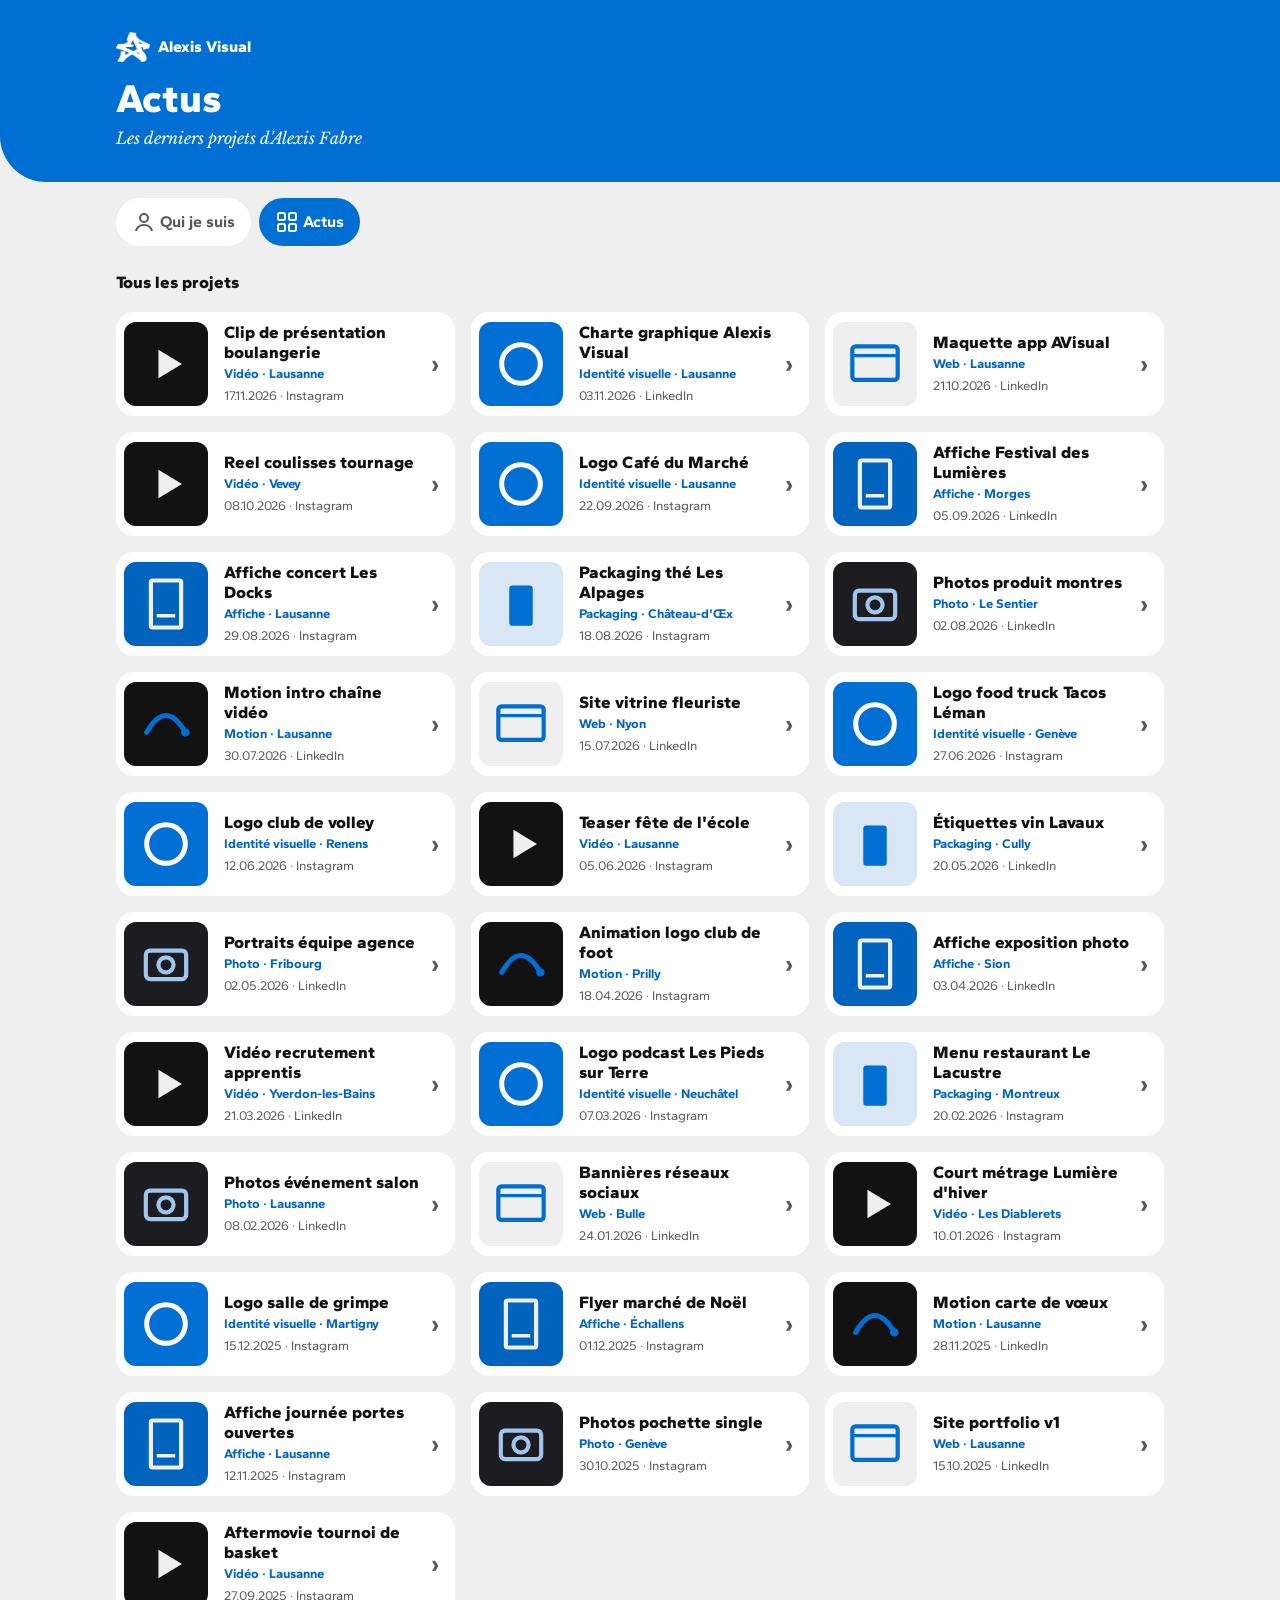
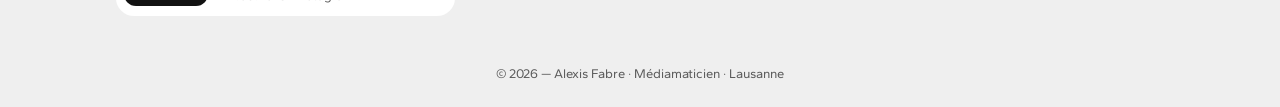
<file: index.html>
<!DOCTYPE html>
<html lang="fr">
<head>
  <meta charset="utf-8">
  <meta name="viewport" content="width=device-width, initial-scale=1">
  <title>AVisual — Les derniers projets d'Alexis Fabre</title>
  <meta name="description" content="Portfolio d'Alexis Fabre, médiamaticien à Lausanne : identités visuelles, vidéos, affiches et sites.">
  <meta name="theme-color" content="#006fd3">
  <link rel="icon" type="image/png" href="images/logo-bleu.png">
  <link rel="preconnect" href="https://fonts.googleapis.com">
  <link rel="preconnect" href="https://fonts.gstatic.com" crossorigin>
  <link rel="stylesheet" href="https://fonts.googleapis.com/css2?family=Gantari:wght@400;700;800&family=Libre+Baskerville:ital@0;1&display=swap">
  <link rel="stylesheet" href="style.css">
</head>
<body>
  <a class="lien-evitement" href="#liste-cartes">Aller aux projets</a>

  <header class="entete">
    <p class="marque">
      <img src="images/logo-blanc.png" alt="" width="34" height="30">
      <span>Alexis Visual</span>
    </p>
    <h1>Actus</h1>
    <p class="entete-sous-titre">Les derniers projets d'Alexis Fabre</p>
    <nav aria-label="Recherche et filtres">
      <!-- La barre de recherche et les filtres viendront en semaine 12 (e3-4) -->
    </nav>
  </header>

  <nav class="onglets" aria-label="Navigation principale">
    <a class="onglet" href="profil.html">
      <svg aria-hidden="true" viewBox="0 0 24 24" width="24" height="24" fill="none" stroke="currentColor" stroke-width="2"><circle cx="12" cy="8" r="4"/><path d="M4 21c1-4 4-6 8-6s7 2 8 6"/></svg>
      Qui je suis
    </a>
    <a class="onglet actif" href="index.html" aria-current="page">
      <svg aria-hidden="true" viewBox="0 0 24 24" width="24" height="24" fill="none" stroke="currentColor" stroke-width="2"><rect x="3" y="3" width="7" height="7" rx="1.5"/><rect x="14" y="3" width="7" height="7" rx="1.5"/><rect x="3" y="14" width="7" height="7" rx="1.5"/><rect x="14" y="14" width="7" height="7" rx="1.5"/></svg>
      Actus
    </a>
  </nav>

  <main class="contenu">
    <h2 class="titre-section" id="titre-liste">Tous les projets</h2>
    <section id="liste-cartes" class="cartes-grille" aria-labelledby="titre-liste" aria-live="polite">
      <!-- Les cartes de data.json sont injectées ici par js/app.js -->
      <noscript><p class="etat etat-erreur">JavaScript est désactivé : les projets ne peuvent pas s'afficher.</p></noscript>
    </section>
  </main>

  <footer class="pied">
    <p>© 2026 — Alexis Fabre · Médiamaticien · Lausanne</p>
  </footer>

  <script src="js/app.js"></script>
</body>
</html>
</file>
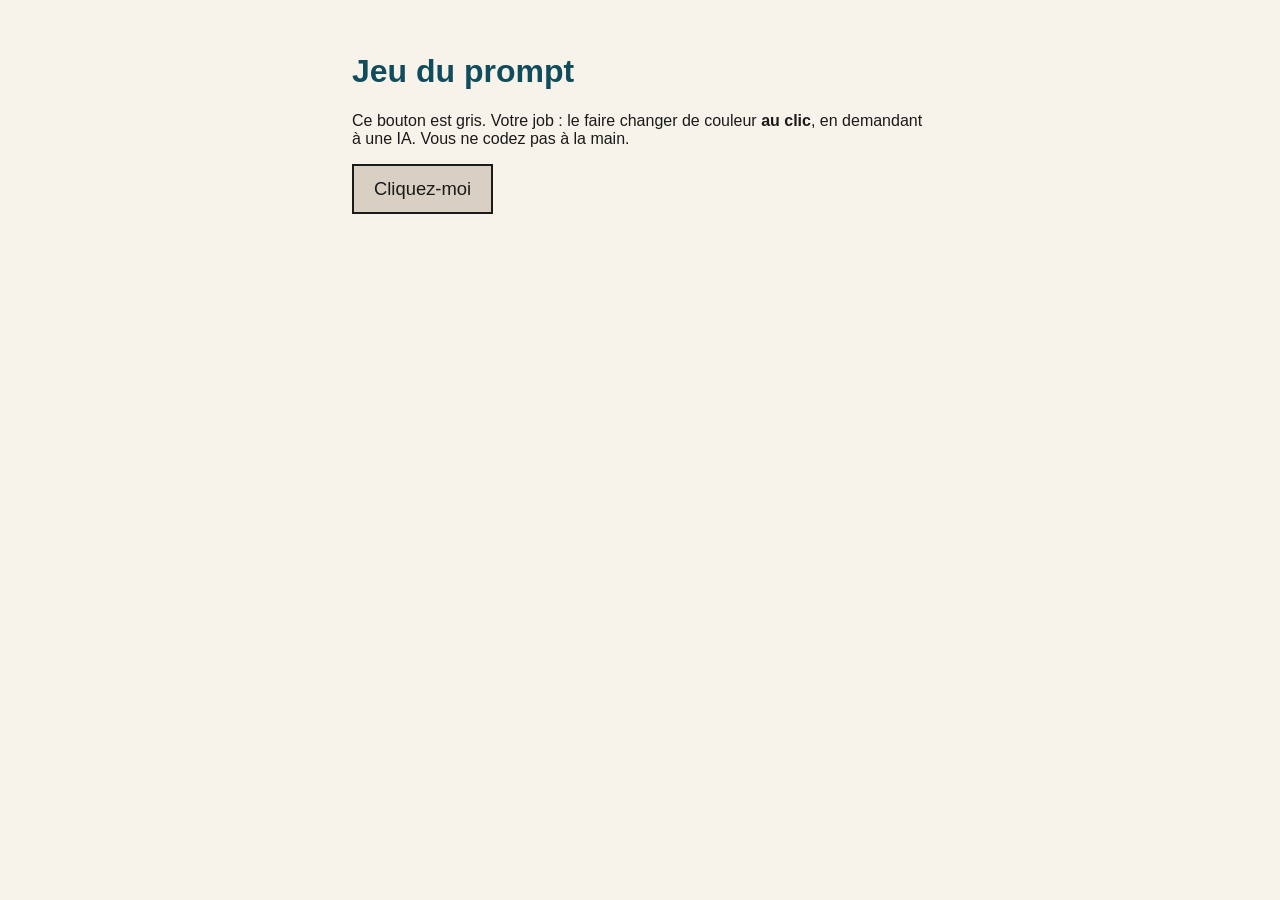
<file: exercices/e1-5-jeu-du-prompt/index.html>
<!DOCTYPE html>
<html lang="fr">
<head>
  <meta charset="utf-8">
  <meta name="viewport" content="width=device-width, initial-scale=1">
  <title>Jeu du prompt — e1-5</title>
  <style>
    /* Mise en page simple : on n’y touche pas pendant l’exercice. */
    body {
      margin: 0;
      font-family: Arial, Helvetica, sans-serif;
      background: #f7f3eb;
      color: #1a1a1a;
      padding: 2rem 1.25rem;
    }
    main { max-width: 36rem; margin: 0 auto; }
    h1 { color: #0f4c5c; }

    /* Le bouton à transformer. Son id est "magic" : citez-le dans le prompt. */
    #magic {
      font-size: 1.15rem;
      padding: 0.75rem 1.25rem;
      border: 2px solid #1a1a1a;
      background: #d9d0c3;
      color: #1a1a1a;
      cursor: pointer;
    }
  </style>
</head>
<body>
  <main>
    <h1>Jeu du prompt</h1>
    <p>Ce bouton est gris. Votre job : le faire changer de couleur <strong>au clic</strong>, en demandant à une IA. Vous ne codez pas à la main.</p>
    <button type="button" id="magic">Cliquez-moi</button>
  </main>
  <script>
    // Ajouté par l'IA (prompt ci-dessous, voir prompt.md).
    // Quand on clique sur le bouton d'id "magic", son fond passe à l'orange #e36414.
    const bouton = document.getElementById("magic");
    bouton.addEventListener("click", function () {
      bouton.style.backgroundColor = "#e36414";
    });
  </script>
</body>
</html>
</file>
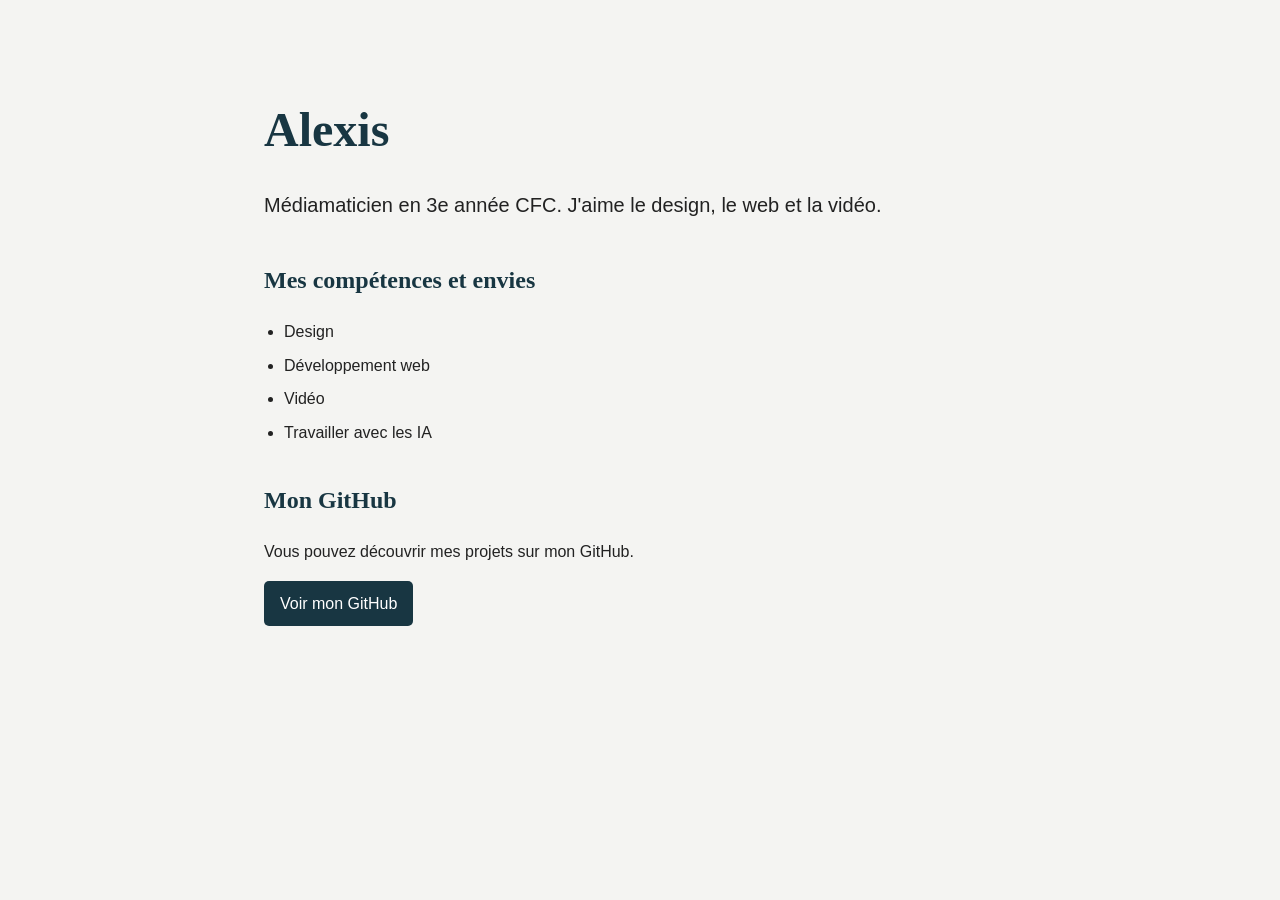
<file: profil.html>
<!DOCTYPE html>
<html lang="fr">
<head>
    <meta charset="UTF-8">
    <meta name="viewport" content="width=device-width, initial-scale=1.0">
    <title>Présentation d'Alexis</title>

    <style>
        /* Mise en page générale */
        * {
            box-sizing: border-box;
        }

        body {
            margin: 0;
            font-family: Arial, sans-serif;
            background-color: #f4f4f2;
            color: #222222;
            line-height: 1.6;
        }

        main {
            max-width: 800px;
            margin: 0 auto;
            padding: 60px 24px;
        }

        /* Présentation */
        header {
            margin-bottom: 40px;
        }

        h1 {
            margin-bottom: 10px;
            font-family: Georgia, serif;
            font-size: 3rem;
            color: #183642;
        }

        .intro {
            font-size: 1.25rem;
        }

        section {
            margin-bottom: 35px;
        }

        h2 {
            font-family: Georgia, serif;
            color: #183642;
        }

        ul {
            padding-left: 20px;
        }

        li {
            margin-bottom: 8px;
        }

        a {
            display: inline-block;
            padding: 10px 16px;
            background-color: #183642;
            color: white;
            text-decoration: none;
            border-radius: 5px;
        }

        a:hover {
            background-color: #285565;
        }

        /* Adaptation pour les petits écrans */
        @media (max-width: 600px) {
            main {
                padding: 40px 20px;
            }

            h1 {
                font-size: 2.2rem;
            }

            .intro {
                font-size: 1.1rem;
            }
        }
    </style>
</head>

<body>

    <main>
        <header>
            <h1>Alexis</h1>

            <p class="intro">
                Médiamaticien en 3e année CFC. J'aime le design, le web et la vidéo.
            </p>
        </header>

        <section>
            <h2>Mes compétences et envies</h2>

            <ul>
                <li>Design</li>
                <li>Développement web</li>
                <li>Vidéo</li>
                <li>Travailler avec les IA</li>
            </ul>
        </section>

        <section>
            <h2>Mon GitHub</h2>

            <p>
                Vous pouvez découvrir mes projets sur mon GitHub.
            </p>

            <a href="https://github.com/alexisfabre-ship-it" target="_blank">
                Voir mon GitHub
            </a>
        </section>
    </main>

</body>
</html>
</file>
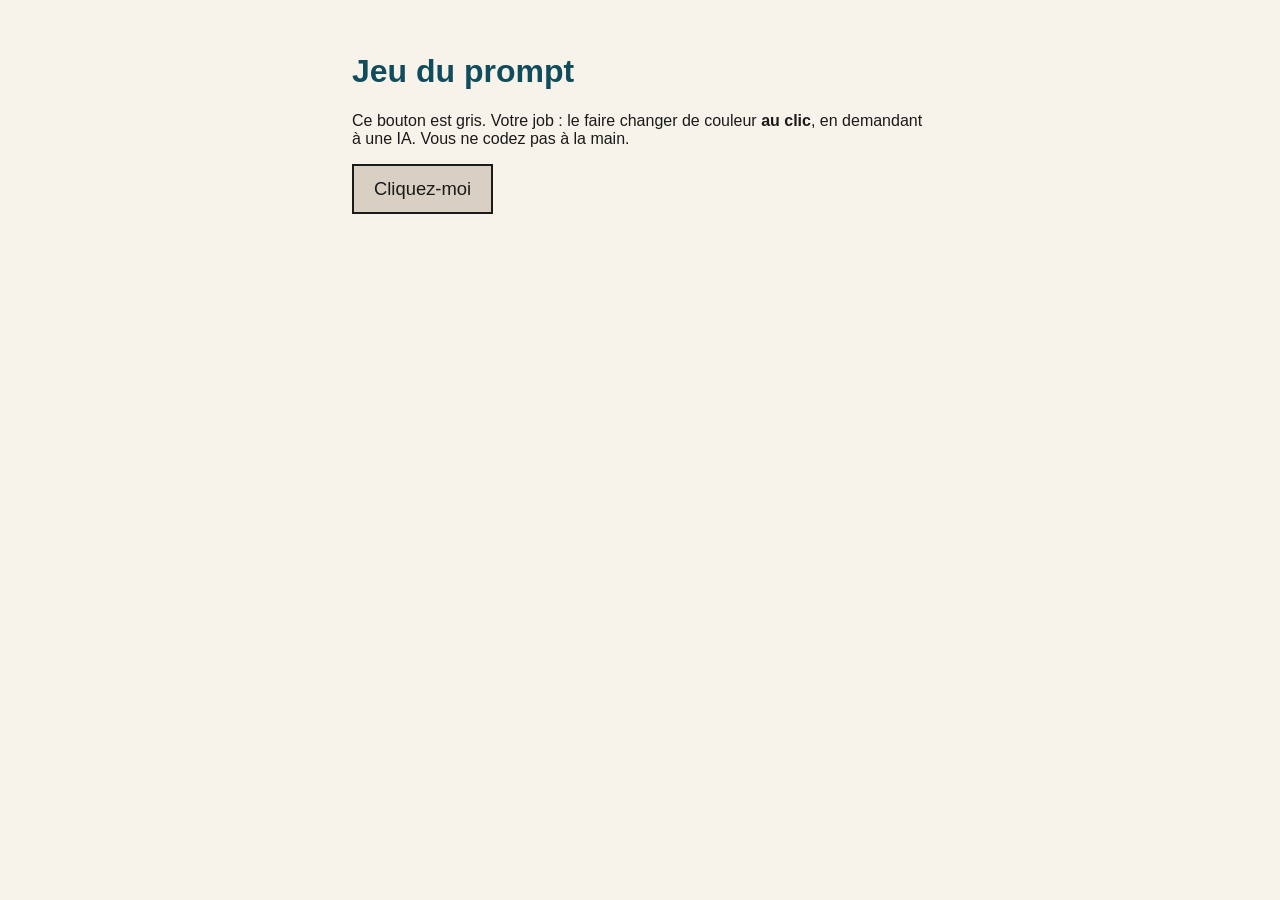
<file: exercices/e1-5-jeu-du-prompt/index-chatgpt.html>
<!DOCTYPE html>
<html lang="fr">
<head>
  <meta charset="utf-8">
  <meta name="viewport" content="width=device-width, initial-scale=1">
  <title>Jeu du prompt — e1-5</title>
  <style>
    /* Mise en page simple : on n’y touche pas pendant l’exercice. */
    body {
      margin: 0;
      font-family: Arial, Helvetica, sans-serif;
      background: #f7f3eb;
      color: #1a1a1a;
      padding: 2rem 1.25rem;
    }
    main { max-width: 36rem; margin: 0 auto; }
    h1 { color: #0f4c5c; }

    /* Le bouton à transformer. Son id est "magic" : citez-le dans le prompt. */
    #magic {
      font-size: 1.15rem;
      padding: 0.75rem 1.25rem;
      border: 2px solid #1a1a1a;
      background: #d9d0c3;
      color: #1a1a1a;
      cursor: pointer;
    }
  </style>
</head>
<body>
  <main>
    <h1>Jeu du prompt</h1>
    <p>Ce bouton est gris. Votre job : le faire changer de couleur <strong>au clic</strong>, en demandant à une IA. Vous ne codez pas à la main.</p>
    <button type="button" id="magic">Cliquez-moi</button>
  </main>

  <script>
    document.getElementById("magic").addEventListener("click", function() {
      this.style.backgroundColor = "#e36414";
    });
  </script>
</body>
</html>
</file>
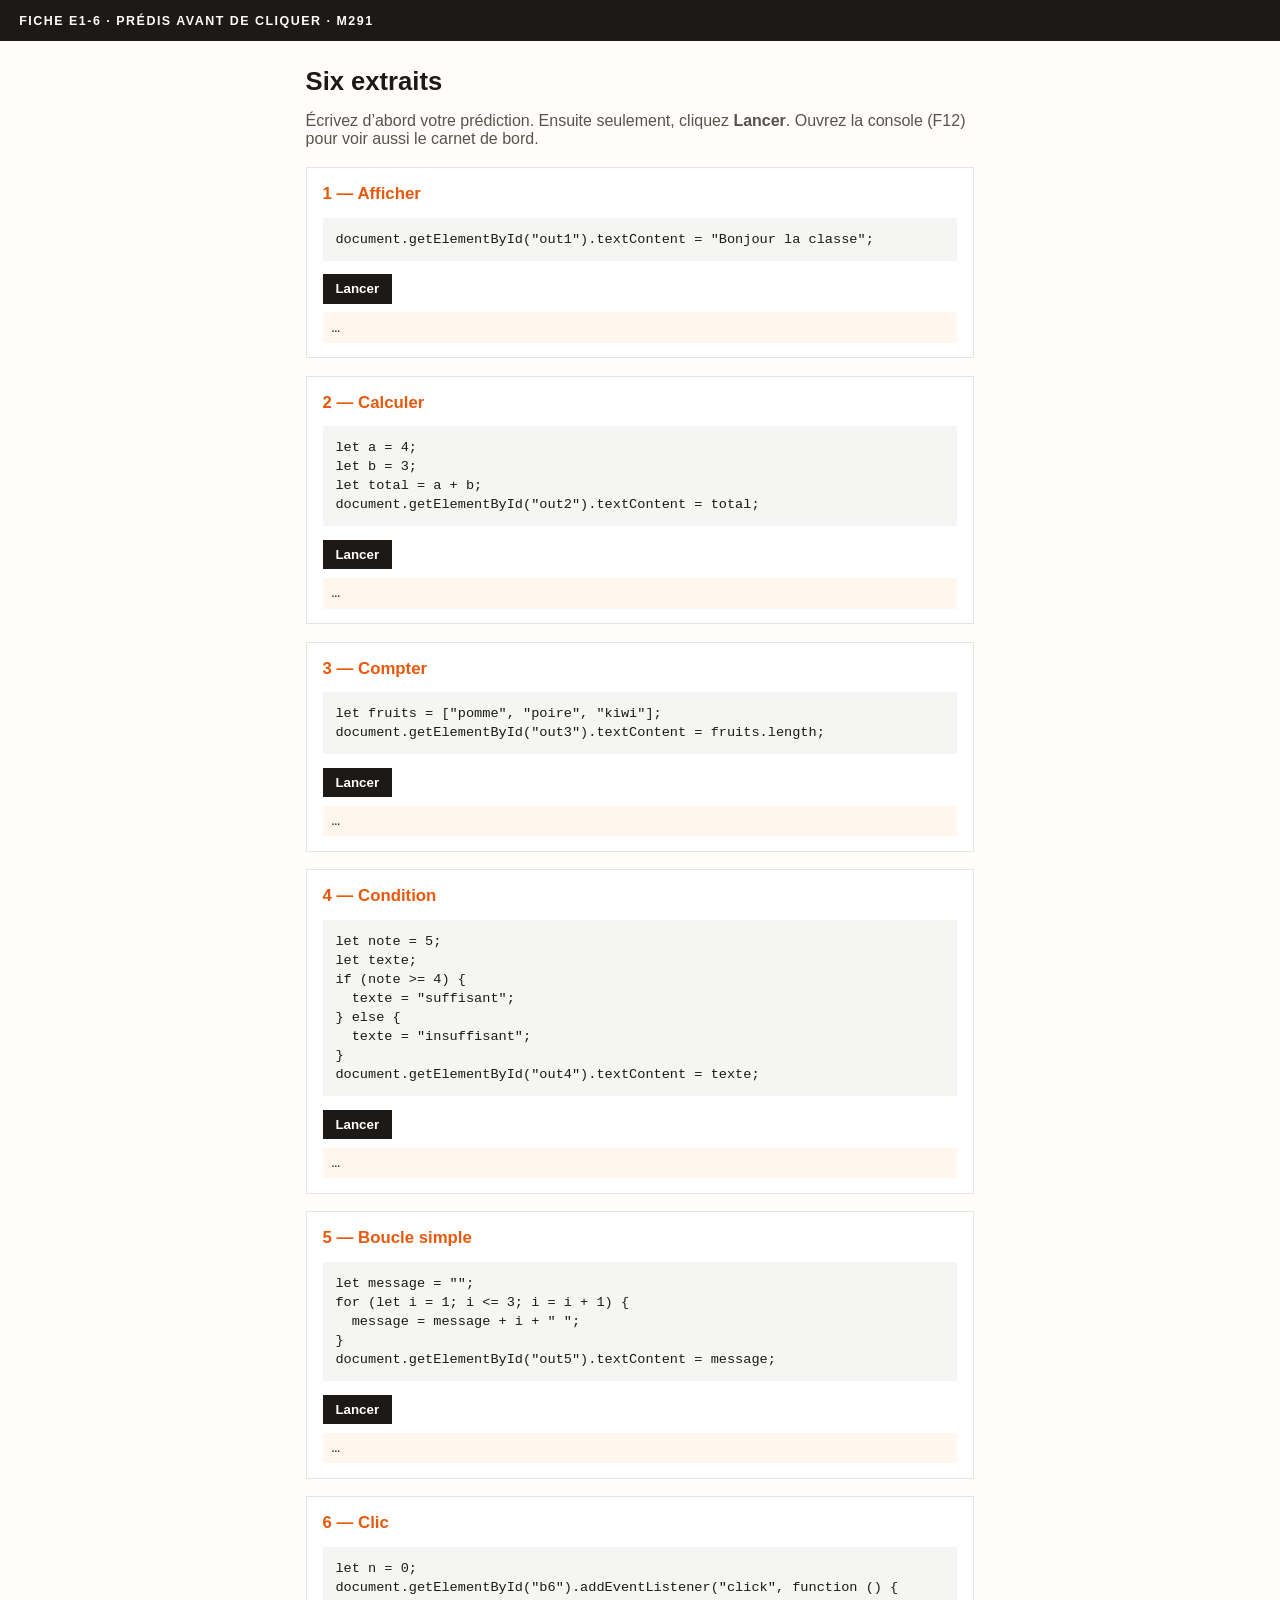
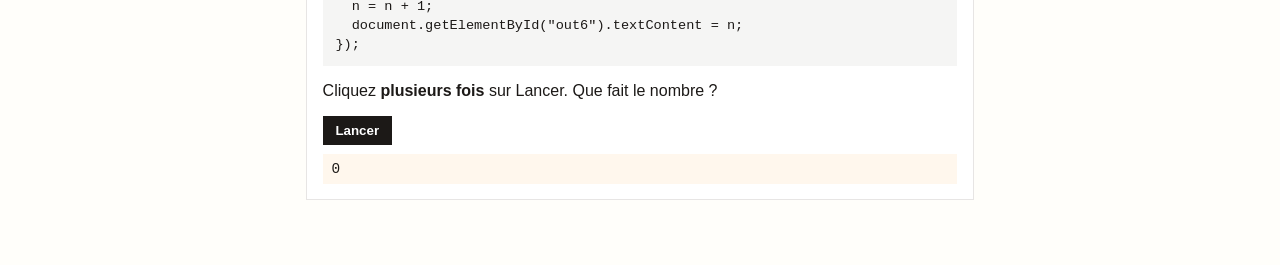
<file: exercices/e1-6-predis-avant-de-cliquer/six-extraits.html>
<!DOCTYPE html>
<html lang="fr">
<head>
  <meta charset="utf-8">
  <meta name="viewport" content="width=device-width, initial-scale=1">
  <title>e1-6 — Prédis avant de cliquer</title>
  <style>
    :root { --ink:#1c1917; --band:#1c1917; --accent:#ea580c; --bg:#fffefa; --paper:#f5f5f4; }
    * { box-sizing: border-box; }
    body { margin:0; font-family: Arial, Helvetica, sans-serif; background:var(--bg); color:var(--ink); }
    header { background:var(--band); color:#fffefa; padding:0.85rem 1.2rem; letter-spacing:.12em; text-transform:uppercase; font-size:.78rem; font-weight:700; }
    main { max-width: 44rem; margin:0 auto; padding:1.4rem 1.1rem 3rem; }
    h1 { font-size:1.6rem; margin:.2rem 0 0.6rem; }
    .lead { color:#57534e; margin-bottom:1.2rem; }
    article { background:#fff; border:1px solid #e7e5e4; margin:0 0 1.1rem; padding:1rem 1rem 0.9rem; }
    article h2 { margin:0 0 .4rem; font-size:1.05rem; color:var(--accent); }
    pre { background:var(--paper); padding:.75rem .8rem; overflow:auto; font-size:.85rem; line-height:1.4; }
    button { background:var(--band); color:#fff; border:0; padding:.45rem .8rem; font-weight:700; cursor:pointer; }
    button:hover { background:var(--accent); }
    .out { min-height:1.4rem; margin:.55rem 0 0; padding:.45rem .55rem; background:#fff7ed; font-family: ui-monospace, monospace; font-size:.9rem; }
  </style>
</head>
<body>
  <header>Fiche e1-6 · Prédis avant de cliquer · M291</header>
  <main>
    <h1>Six extraits</h1>
    <p class="lead">Écrivez d’abord votre prédiction. Ensuite seulement, cliquez <strong>Lancer</strong>. Ouvrez la console (F12) pour voir aussi le carnet de bord.</p>

    <article>
      <h2>1 — Afficher</h2>
      <pre>document.getElementById("out1").textContent = "Bonjour la classe";</pre>
      <button type="button" id="b1">Lancer</button>
      <div class="out" id="out1">…</div>
    </article>

    <article>
      <h2>2 — Calculer</h2>
      <pre>let a = 4;
let b = 3;
let total = a + b;
document.getElementById("out2").textContent = total;</pre>
      <button type="button" id="b2">Lancer</button>
      <div class="out" id="out2">…</div>
    </article>

    <article>
      <h2>3 — Compter</h2>
      <pre>let fruits = ["pomme", "poire", "kiwi"];
document.getElementById("out3").textContent = fruits.length;</pre>
      <button type="button" id="b3">Lancer</button>
      <div class="out" id="out3">…</div>
    </article>

    <article>
      <h2>4 — Condition</h2>
      <pre>let note = 5;
let texte;
if (note >= 4) {
  texte = "suffisant";
} else {
  texte = "insuffisant";
}
document.getElementById("out4").textContent = texte;</pre>
      <button type="button" id="b4">Lancer</button>
      <div class="out" id="out4">…</div>
    </article>

    <article>
      <h2>5 — Boucle simple</h2>
      <pre>let message = "";
for (let i = 1; i <= 3; i = i + 1) {
  message = message + i + " ";
}
document.getElementById("out5").textContent = message;</pre>
      <button type="button" id="b5">Lancer</button>
      <div class="out" id="out5">…</div>
    </article>

    <article>
      <h2>6 — Clic</h2>
      <pre>let n = 0;
document.getElementById("b6").addEventListener("click", function () {
  n = n + 1;
  document.getElementById("out6").textContent = n;
});</pre>
      <p>Cliquez <strong>plusieurs fois</strong> sur Lancer. Que fait le nombre ?</p>
      <button type="button" id="b6">Lancer</button>
      <div class="out" id="out6">0</div>
    </article>
  </main>
  <script>
    document.getElementById("b1").addEventListener("click", function () {
      document.getElementById("out1").textContent = "Bonjour la classe";
      console.log("extrait 1 : texte affiché");
    });
    document.getElementById("b2").addEventListener("click", function () {
      let a = 4;
      let b = 3;
      let total = a + b;
      document.getElementById("out2").textContent = total;
      console.log("extrait 2 :", total);
    });
    document.getElementById("b3").addEventListener("click", function () {
      let fruits = ["pomme", "poire", "kiwi"];
      document.getElementById("out3").textContent = fruits.length;
      console.log("extrait 3 :", fruits.length);
    });
    document.getElementById("b4").addEventListener("click", function () {
      let note = 5;
      let texte;
      if (note >= 4) {
        texte = "suffisant";
      } else {
        texte = "insuffisant";
      }
      document.getElementById("out4").textContent = texte;
      console.log("extrait 4 :", texte);
    });
    document.getElementById("b5").addEventListener("click", function () {
      let message = "";
      for (let i = 1; i <= 3; i = i + 1) {
        message = message + i + " ";
      }
      document.getElementById("out5").textContent = message;
      console.log("extrait 5 :", message);
    });
    let n = 0;
    document.getElementById("b6").addEventListener("click", function () {
      n = n + 1;
      document.getElementById("out6").textContent = n;
      console.log("extrait 6 :", n);
    });
  </script>
</body>
</html>
</file>
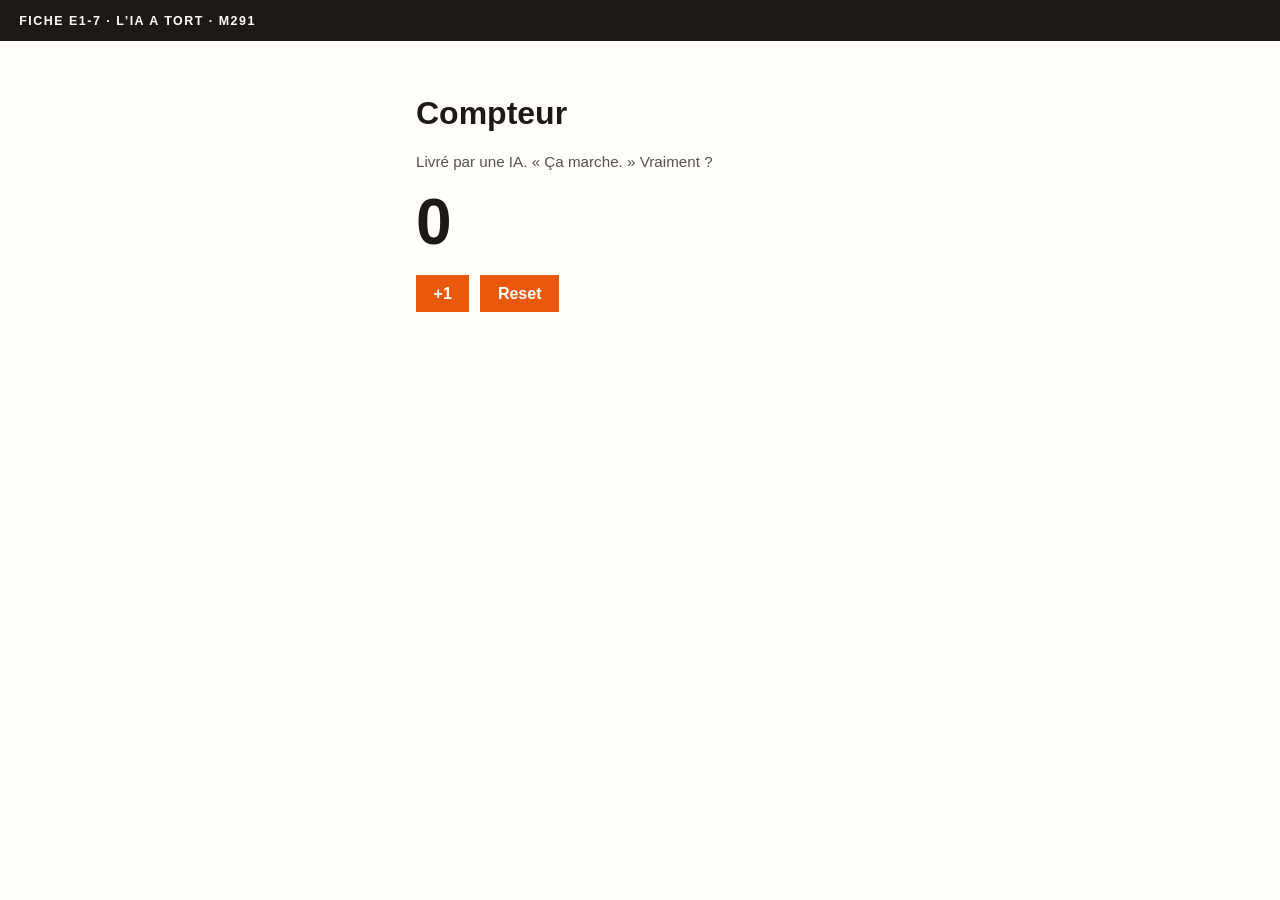
<file: exercices/e1-7-l-ia-a-tort/compteur.html>
<!DOCTYPE html>
<html lang="fr">
<head>
  <meta charset="utf-8">
  <meta name="viewport" content="width=device-width, initial-scale=1">
  <title>Compteur — e1-7 (version livrée par l’IA)</title>
  <style>
    body { font-family: Arial, Helvetica, sans-serif; background:#fffefa; color:#1c1917; margin:0; }
    header { background:#1c1917; color:#fffefa; padding:.85rem 1.2rem; letter-spacing:.12em; text-transform:uppercase; font-size:.78rem; font-weight:700; }
    main { max-width: 28rem; margin:0 auto; padding:2rem 1.1rem; }
    .count { font-size: 4rem; font-weight:700; margin:.4rem 0 1rem; }
    button { margin-right:.4rem; background:#ea580c; color:#fff; border:0; padding:.6rem 1.1rem; font-size:1rem; font-weight:700; cursor:pointer; }
    .note { color:#57534e; font-size:.95rem; }
  </style>
</head>
<body>
  <header>Fiche e1-7 · L’IA a tort · M291</header>
  <main>
    <h1>Compteur</h1>
    <p class="note">Livré par une IA. « Ça marche. » Vraiment ?</p>
    <p class="count" id="affiche">0</p>
    <button type="button" id="plus">+1</button>
    <button type="button" id="reset">Reset</button>
  </main>
  <script>
    // Boîte « n » : le vrai compteur, en mémoire.
    let n = 0;

    const bouton = document.getElementById("plus");

    bouton.addEventListener("click", function () {
      n = n + 1;
      // CORRECTION : on recopie la boîte n dans la vitrine (l'écran).
      document.getElementById("affiche").textContent = n;
      console.log("n vaut maintenant", n);
    });

    // Pour les rapides : Reset remet la boîte ET l'écran à zéro.
    document.getElementById("reset").addEventListener("click", function () {
      n = 0;
      document.getElementById("affiche").textContent = n;
    });
  </script>
</body>
</html>
</file>
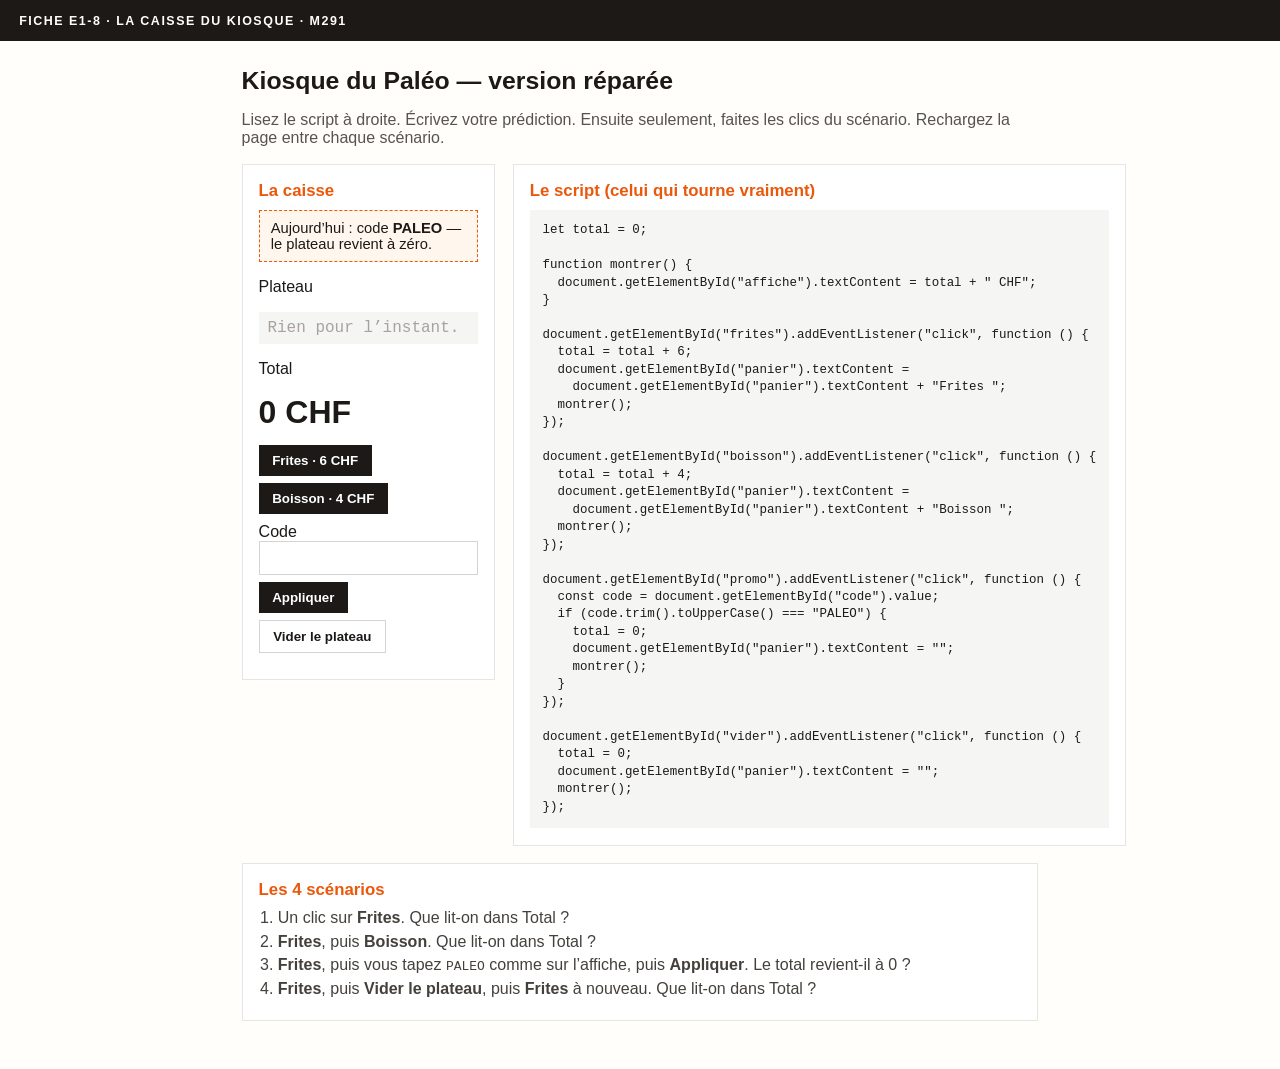
<file: exercices/e1-8-la-caisse-du-kiosque/caisse.html>
<!DOCTYPE html>
<html lang="fr">
<head>
  <meta charset="utf-8">
  <meta name="viewport" content="width=device-width, initial-scale=1">
  <title>e1-8 — La caisse du kiosque</title>
  <style>
    :root { --ink:#1c1917; --band:#1c1917; --accent:#ea580c; --bg:#fffefa; --paper:#f5f5f4; }
    * { box-sizing: border-box; }
    body { margin:0; font-family: Arial, Helvetica, sans-serif; background:var(--bg); color:var(--ink); }
    header { background:var(--band); color:#fffefa; padding:0.85rem 1.2rem; letter-spacing:.12em; text-transform:uppercase; font-size:.78rem; font-weight:700; }
    main { max-width: 52rem; margin:0 auto; padding:1.4rem 1.1rem 3rem; }
    h1 { font-size:1.55rem; margin:.2rem 0 .45rem; }
    .lead { color:#57534e; margin-bottom:1.1rem; }
    .grid { display:grid; gap:1.1rem; }
    @media (min-width: 720px) { .grid { grid-template-columns: 1fr 1.15fr; align-items:start; } }
    .card { background:#fff; border:1px solid #e7e5e4; padding:1rem 1rem 1.05rem; }
    .card h2 { margin:0 0 .55rem; font-size:1.05rem; color:var(--accent); }
    .affiche-code { background:#fff7ed; border:1px dashed #ea580c; padding:.55rem .7rem; margin:0 0 .8rem; font-size:.92rem; }
    .panier { min-height:1.4rem; margin:.2rem 0 .7rem; padding:.45rem .55rem; background:var(--paper); font-family: ui-monospace, monospace; }
    .panier:empty::before { content:"Rien pour l’instant."; color:#a8a29e; }
    .total { font-size:2rem; font-weight:700; margin:.15rem 0 .85rem; }
    .row { display:flex; flex-wrap:wrap; gap:.45rem; margin-bottom:.55rem; }
    button { background:var(--band); color:#fff; border:0; padding:.5rem .85rem; font-weight:700; cursor:pointer; }
    button:hover { background:var(--accent); }
    button.ghost { background:#fff; color:var(--ink); border:1px solid #d6d3d1; }
    button.ghost:hover { border-color:var(--accent); color:var(--accent); background:#fff; }
    input { font:inherit; padding:.45rem .55rem; border:1px solid #d6d3d1; min-width:8rem; }
    pre { background:var(--paper); padding:.75rem .8rem; overflow:auto; font-size:.78rem; line-height:1.4; margin:0; }
    ol { margin:.3rem 0 0; padding-left:1.2rem; color:#44403c; }
    ol li { margin:0 0 .35rem; }
  </style>
</head>
<body>
  <header>Fiche e1-8 · La caisse du kiosque · M291</header>
  <main>
    <h1>Kiosque du Paléo — version réparée</h1>
    <p class="lead">Lisez le script à droite. Écrivez votre prédiction. Ensuite seulement, faites les clics du scénario. Rechargez la page entre chaque scénario.</p>

    <div class="grid">
      <section class="card">
        <h2>La caisse</h2>
        <p class="affiche-code">Aujourd’hui : code <strong>PALEO</strong> — le plateau revient à zéro.</p>
        <p>Plateau</p>
        <p class="panier" id="panier"></p>
        <p>Total</p>
        <p class="total" id="affiche">0 CHF</p>
        <div class="row">
          <button type="button" id="frites">Frites · 6 CHF</button>
          <button type="button" id="boisson">Boisson · 4 CHF</button>
        </div>
        <div class="row">
          <label>Code <input id="code" type="text" autocomplete="off" spellcheck="false"></label>
          <button type="button" id="promo">Appliquer</button>
          <button type="button" class="ghost" id="vider">Vider le plateau</button>
        </div>
      </section>

      <section class="card">
        <h2>Le script (celui qui tourne vraiment)</h2>
        <pre>let total = 0;

function montrer() {
  document.getElementById("affiche").textContent = total + " CHF";
}

document.getElementById("frites").addEventListener("click", function () {
  total = total + 6;
  document.getElementById("panier").textContent =
    document.getElementById("panier").textContent + "Frites ";
  montrer();
});

document.getElementById("boisson").addEventListener("click", function () {
  total = total + 4;
  document.getElementById("panier").textContent =
    document.getElementById("panier").textContent + "Boisson ";
  montrer();
});

document.getElementById("promo").addEventListener("click", function () {
  const code = document.getElementById("code").value;
  if (code.trim().toUpperCase() === "PALEO") {
    total = 0;
    document.getElementById("panier").textContent = "";
    montrer();
  }
});

document.getElementById("vider").addEventListener("click", function () {
  total = 0;
  document.getElementById("panier").textContent = "";
  montrer();
});</pre>
      </section>
    </div>

    <section class="card" style="margin-top:1.1rem;">
      <h2>Les 4 scénarios</h2>
      <ol>
        <li>Un clic sur <strong>Frites</strong>. Que lit-on dans Total ?</li>
        <li><strong>Frites</strong>, puis <strong>Boisson</strong>. Que lit-on dans Total ?</li>
        <li><strong>Frites</strong>, puis vous tapez <code>PALEO</code> comme sur l’affiche, puis <strong>Appliquer</strong>. Le total revient-il à 0 ?</li>
        <li><strong>Frites</strong>, puis <strong>Vider le plateau</strong>, puis <strong>Frites</strong> à nouveau. Que lit-on dans Total ?</li>
      </ol>
    </section>
  </main>
  <script>
    let total = 0;

    function montrer() {
      document.getElementById("affiche").textContent = total + " CHF";
    }

    document.getElementById("frites").addEventListener("click", function () {
      total = total + 6;
      document.getElementById("panier").textContent =
        document.getElementById("panier").textContent + "Frites ";
      montrer();
      console.log("total :", total);
    });

    document.getElementById("boisson").addEventListener("click", function () {
      total = total + 4;
      document.getElementById("panier").textContent =
        document.getElementById("panier").textContent + "Boisson ";
      montrer();
      console.log("total :", total);
    });

    document.getElementById("promo").addEventListener("click", function () {
      const code = document.getElementById("code").value;
      if (code.trim().toUpperCase() === "PALEO") {
        total = 0;
        document.getElementById("panier").textContent = "";
        montrer();
      }
      console.log("code tapé :", JSON.stringify(code));
    });

    document.getElementById("vider").addEventListener("click", function () {
      total = 0;
      document.getElementById("panier").textContent = "";
      montrer();
      console.log("plateau vidé, total en mémoire :", total);
    });
  </script>
</body>
</html>
</file>
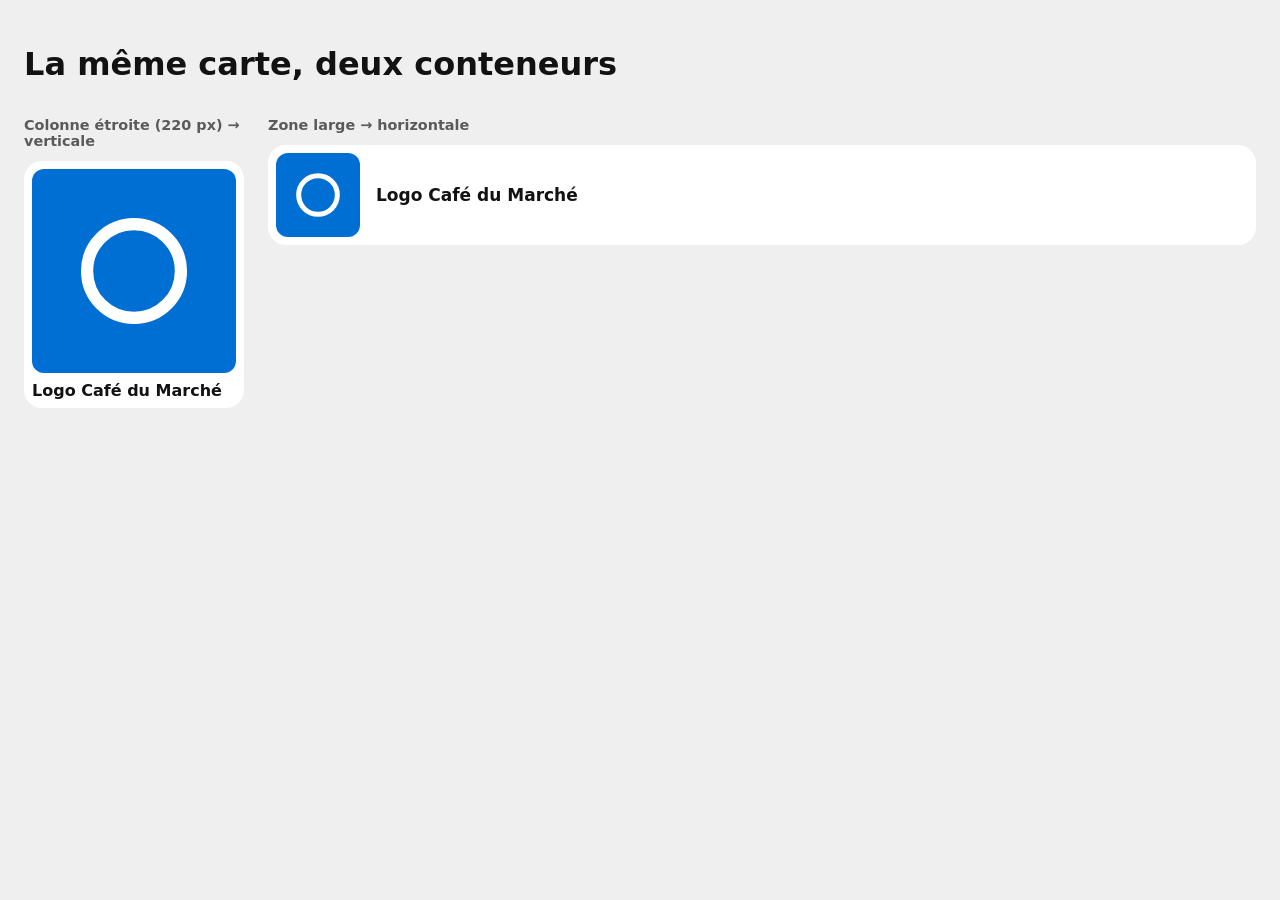
<file: exercices/s09/demo.html>
<!DOCTYPE html>
<html lang="fr">
<head>
  <meta charset="utf-8">
  <meta name="viewport" content="width=device-width, initial-scale=1">
  <title>S09-AV1 — Démo container queries</title>
  <link rel="stylesheet" href="container-queries.css">
  <style>
    body { margin: 0; padding: 24px; background: #efefef; font-family: system-ui, sans-serif; color: #121212; }
    .mise-en-page { display: grid; grid-template-columns: 220px 1fr; gap: 24px; }
    h2 { font-size: 0.9rem; color: #5a5a5a; }
  </style>
</head>
<body>
  <h1>La même carte, deux conteneurs</h1>
  <div class="mise-en-page">
    <div>
      <h2>Colonne étroite (220 px) → verticale</h2>
      <div class="zone-cartes">
        <article class="carte-cq"><img src="../../images/projets/logo-cafe-du-marche.svg" alt=""><h3>Logo Café du Marché</h3></article>
      </div>
    </div>
    <div>
      <h2>Zone large → horizontale</h2>
      <div class="zone-cartes">
        <article class="carte-cq"><img src="../../images/projets/logo-cafe-du-marche.svg" alt=""><h3>Logo Café du Marché</h3></article>
      </div>
    </div>
  </div>
</body>
</html>
</file>
<file: style.css>
/* =========================================================
   AVisual App — feuille de style (e3-1, semaine 9)
   Charte Alexis Visual : design/direction-artistique.md
   Mobile first (390 px), puis bureau dès 768 px.
   ========================================================= */

/* ---------- 1. Design tokens ---------- */
:root {
  /* Couleurs (charte + neutres ajoutés après l'audit s8) */
  --color-bg: #efefef;           /* clair : fond des écrans (60 %) */
  --color-surface: #ffffff;      /* cartes, barre d'onglets (30 %) */
  --color-text: #121212;         /* noir : texte */
  --color-text-muted: #5a5a5a;   /* dates, textes secondaires : 6,9:1 sur blanc */
  --color-primary: #006fd3;      /* bleu : aplats, badge, boutons (10 %) */
  --color-primary-text: #0063bd; /* bleu texte : petit texte bleu sur #efefef (5,19:1) */
  --color-primary-hover: #0058a8;
  --color-on-primary: #ffffff;   /* texte sur le bleu : 4,98:1 */
  --color-border: #dcdcdc;
  --color-error: #c62828;
  --color-error-bg: #fdecea;

  /* Typographie */
  --font-sans: "Gantari", system-ui, -apple-system, "Segoe UI", sans-serif;
  --font-serif: "Libre Baskerville", Georgia, serif;
  --text-sm: 0.8125rem;   /* 13 px */
  --text-base: 1rem;      /* 16 px */
  --text-lg: 1.0625rem;   /* 17 px */
  --text-xl: 2.5rem;      /* 40 px */

  /* Espacements : grille de 8 px */
  --space-1: 4px;
  --space-2: 8px;
  --space-3: 16px;
  --space-4: 24px;
  --space-5: 32px;

  /* Formes */
  --radius-card: 18px;
  --radius-thumb: 12px;
  --radius-pill: 999px;
  --radius-entete: 0 0 0 46px;
  --cible-min: 48px;
}

/* ---------- 2. Base ---------- */
*,
*::before,
*::after {
  box-sizing: border-box;
}

body {
  margin: 0;
  background-color: var(--color-bg);
  color: var(--color-text);
  font-family: var(--font-sans);
  font-size: var(--text-base);
  line-height: 1.5;
  /* place pour la barre d'onglets fixe en mobile */
  padding-bottom: calc(80px + var(--space-3));
}

img {
  max-width: 100%;
  display: block;
}

:focus-visible {
  outline: 3px solid var(--color-text);
  outline-offset: 3px;
}

.lien-evitement {
  position: absolute;
  left: var(--space-3);
  top: -100px;
  z-index: 10;
  padding: var(--space-2) var(--space-3);
  background: var(--color-surface);
  color: var(--color-text);
  border-radius: var(--radius-pill);
  font-weight: 700;
}

.lien-evitement:focus {
  top: var(--space-3);
}

/* ---------- 3. En-tête bleu ---------- */
.entete {
  background-color: var(--color-primary);
  color: var(--color-on-primary);
  border-radius: var(--radius-entete);
  padding: var(--space-5) var(--space-4) var(--space-5);
}

.entete :focus-visible {
  outline-color: var(--color-on-primary);
}

.marque {
  display: flex;
  align-items: center;
  gap: var(--space-2);
  margin: 0;
  font-weight: 800;
}

.entete h1 {
  margin: var(--space-3) 0 0;
  font-size: var(--text-xl);
  font-weight: 800;
  line-height: 1;
}

.entete-sous-titre {
  margin: var(--space-2) 0 0;
  font-family: var(--font-serif);
  font-style: italic;
}

/* ---------- 4. Contenu ---------- */
.contenu {
  max-width: 1080px;
  margin: 0 auto;
  padding: var(--space-4) var(--space-3);
}

.titre-section {
  margin: 0 0 var(--space-3);
  font-size: var(--text-lg);
  font-weight: 800;
}

/* ---------- 5. Grille de cartes (CSS Grid, mobile first) ---------- */
.cartes-grille {
  display: grid;
  grid-template-columns: 1fr;
  gap: var(--space-3);
}

.carte {
  position: relative;
  display: flex;
  gap: var(--space-3);
  align-items: center;
  min-height: 104px;
  padding: var(--space-2) var(--space-5) var(--space-2) var(--space-2);
  background: var(--color-surface);
  border-radius: var(--radius-card);
  transition: transform 0.15s ease, box-shadow 0.15s ease;
}

.carte:hover {
  box-shadow: 0 6px 16px rgba(18, 18, 18, 0.08);
}

/* Micro-interaction : la carte s'enfonce au toucher */
.carte:active {
  transform: scale(0.98);
}

.carte.est-nouveau {
  box-shadow: inset 0 0 0 2px var(--color-primary);
}

.carte-image {
  flex: none;
  width: 84px;
  height: 84px;
  border-radius: var(--radius-thumb);
  object-fit: cover;
  background: var(--color-bg);
}

.carte h3 {
  margin: 0;
  font-size: var(--text-lg);
  font-weight: 800;
  line-height: 1.2;
}

/* Lien étiré : toute la carte est cliquable (cible > 48 px) */
.carte h3 a {
  color: inherit;
  text-decoration: none;
}

.carte h3 a::after {
  content: "";
  position: absolute;
  inset: 0;
  border-radius: var(--radius-card);
}

.carte h3 a:focus-visible {
  outline: none;
}

.carte:has(a:focus-visible) {
  outline: 3px solid var(--color-text);
  outline-offset: 3px;
}

.carte .commune,
.carte .meta {
  margin: 2px 0 0;
  color: var(--color-text-muted);
  font-size: var(--text-sm);
}

.carte .commune {
  color: var(--color-primary-text);
  font-weight: 700;
}

/* Flèche ajoutée après le test utilisateur (s8) */
.carte-fleche {
  position: absolute;
  right: var(--space-3);
  top: 50%;
  transform: translateY(-50%);
  color: var(--color-text-muted);
  font-size: 1.75rem;
  font-weight: 700;
  line-height: 1;
}

.badge {
  display: inline-block;
  margin-bottom: var(--space-1);
  padding: 2px 10px;
  border-radius: var(--radius-pill);
  background: var(--color-primary);
  color: var(--color-on-primary);
  font-size: 0.6875rem;
  font-weight: 800;
  letter-spacing: 0.08em;
}

/* ---------- 6. Les 4 états de l'interface (e3-3) ---------- */
.etat {
  grid-column: 1 / -1;
  margin: 0;
  padding: var(--space-4);
  border-radius: var(--radius-card);
  background: var(--color-surface);
  text-align: center;
}

.etat-chargement {
  color: var(--color-text-muted);
}

.etat-vide {
  color: var(--color-text);
}

.etat-erreur {
  background: var(--color-error-bg);
  color: var(--color-error);
  font-weight: 700;
}

/* ---------- 7. Barre d'onglets (mobile : fixée en bas) ---------- */
.onglets {
  position: fixed;
  left: 0;
  right: 0;
  bottom: 0;
  z-index: 5;
  display: flex;
  height: 80px;
  background: var(--color-surface);
  border-top: 1px solid var(--color-border);
}

.onglet {
  position: relative;
  flex: 1;
  display: flex;
  flex-direction: column;
  align-items: center;
  justify-content: center;
  gap: var(--space-1);
  min-height: var(--cible-min);
  color: var(--color-text-muted);
  font-size: 0.75rem;
  font-weight: 700;
  text-decoration: none;
}

.onglet.actif {
  color: var(--color-primary);
}

.onglet.actif::before {
  content: "";
  position: absolute;
  top: 0;
  width: 44px;
  height: 3px;
  background: var(--color-primary);
  border-radius: 0 0 3px 3px;
}

.pied {
  padding: var(--space-4) var(--space-3);
  color: var(--color-text-muted);
  font-size: var(--text-sm);
  text-align: center;
}

.pied p {
  margin: 0;
}

/* ---------- 8. Bureau (≥ 768 px) ---------- */
@media (min-width: 768px) {
  body {
    padding-bottom: 0;
  }

  .entete {
    padding: var(--space-5) max(var(--space-4), calc((100% - 1080px) / 2 + var(--space-3)));
  }

  .cartes-grille {
    grid-template-columns: repeat(2, 1fr);
  }

  /* Les onglets remontent sous l'en-tête */
  .onglets {
    position: static;
    max-width: 1080px;
    margin: var(--space-3) auto 0;
    height: auto;
    gap: var(--space-2);
    padding: 0 var(--space-3);
    background: transparent;
    border: 0;
  }

  .onglet {
    flex: none;
    flex-direction: row;
    padding: 0 var(--space-3);
    border-radius: var(--radius-pill);
    background: var(--color-surface);
    font-size: var(--text-base);
  }

  .onglet.actif::before {
    display: none;
  }

  .onglet.actif {
    background: var(--color-primary);
    color: var(--color-on-primary);
  }
}

@media (min-width: 1100px) {
  .cartes-grille {
    grid-template-columns: repeat(3, 1fr);
  }
}

/* ---------- 9. Accessibilité : mouvement réduit ---------- */
@media (prefers-reduced-motion: reduce) {
  *,
  *::before,
  *::after {
    transition-duration: 0.01ms !important;
    animation-duration: 0.01ms !important;
  }

  .carte:active {
    transform: none;
  }
}

/* Texte lu par les lecteurs d'écran seulement */
.sr-only {
  position: absolute;
  width: 1px;
  height: 1px;
  overflow: hidden;
  clip: rect(0 0 0 0);
  white-space: nowrap;
}
</file>
<file: exercices/s09/container-queries.css>
/* =========================================================
   S09-AV1 — Container Queries (@container)
   La carte de projet s'adapte à la largeur de SON conteneur,
   pas à celle de la fenêtre.
   ========================================================= */

/* 1. Le parent devient un contexte de conteneur */
.zone-cartes {
  container-type: inline-size;
  container-name: cartes;
}

/* Carte par défaut (conteneur étroit) : disposition VERTICALE */
.carte-cq {
  display: flex;
  flex-direction: column;
  gap: 8px;
  padding: 8px;
  background: #ffffff;
  border-radius: 18px;
}

.carte-cq img {
  width: 100%;
  aspect-ratio: 1 / 1;
  object-fit: cover;
  border-radius: 12px;
}

.carte-cq h3 {
  margin: 0;
  font-size: 1rem;
}

/* 2. Dès que le CONTENEUR fait 400 px : disposition HORIZONTALE */
@container cartes (min-width: 400px) {
  .carte-cq {
    flex-direction: row;
    align-items: center;
    gap: 16px;
  }

  .carte-cq img {
    width: 84px;
    flex: none;
  }

  .carte-cq h3 {
    font-size: 1.0625rem;
  }
}
</file>
